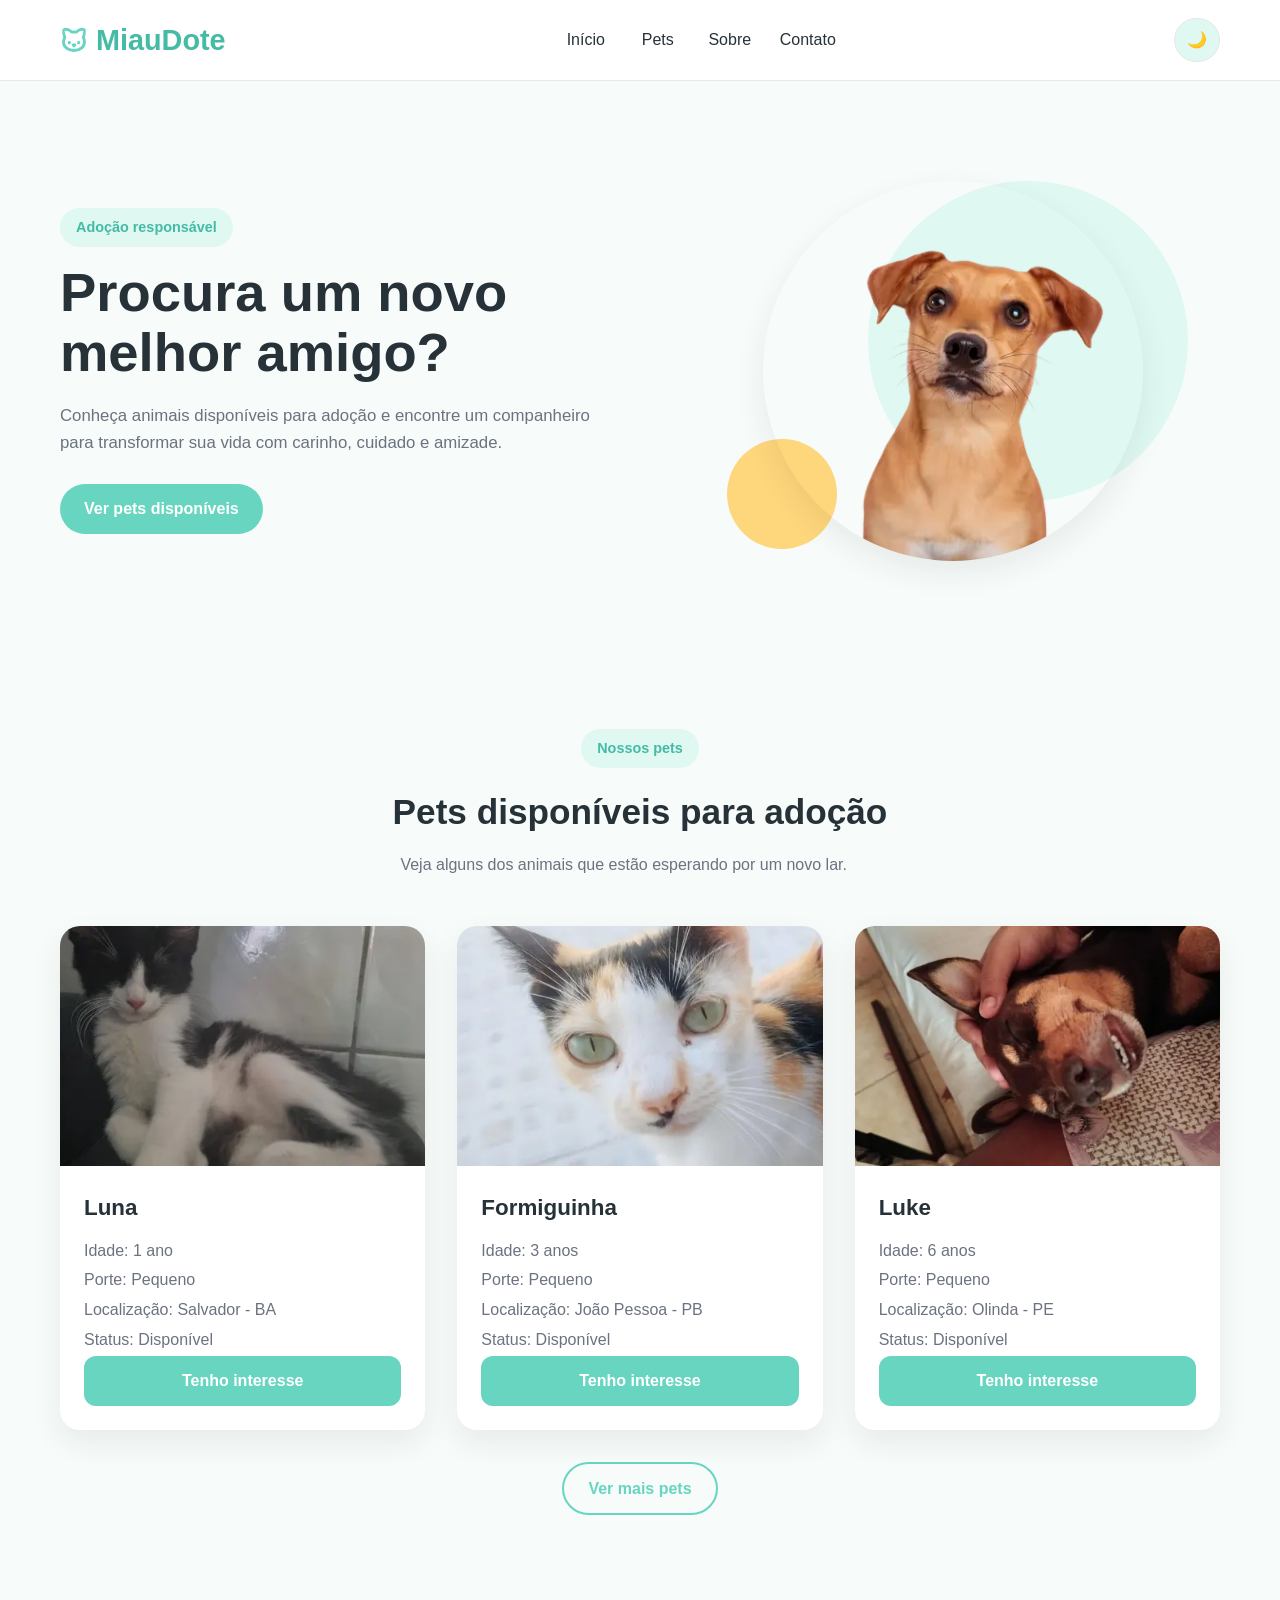
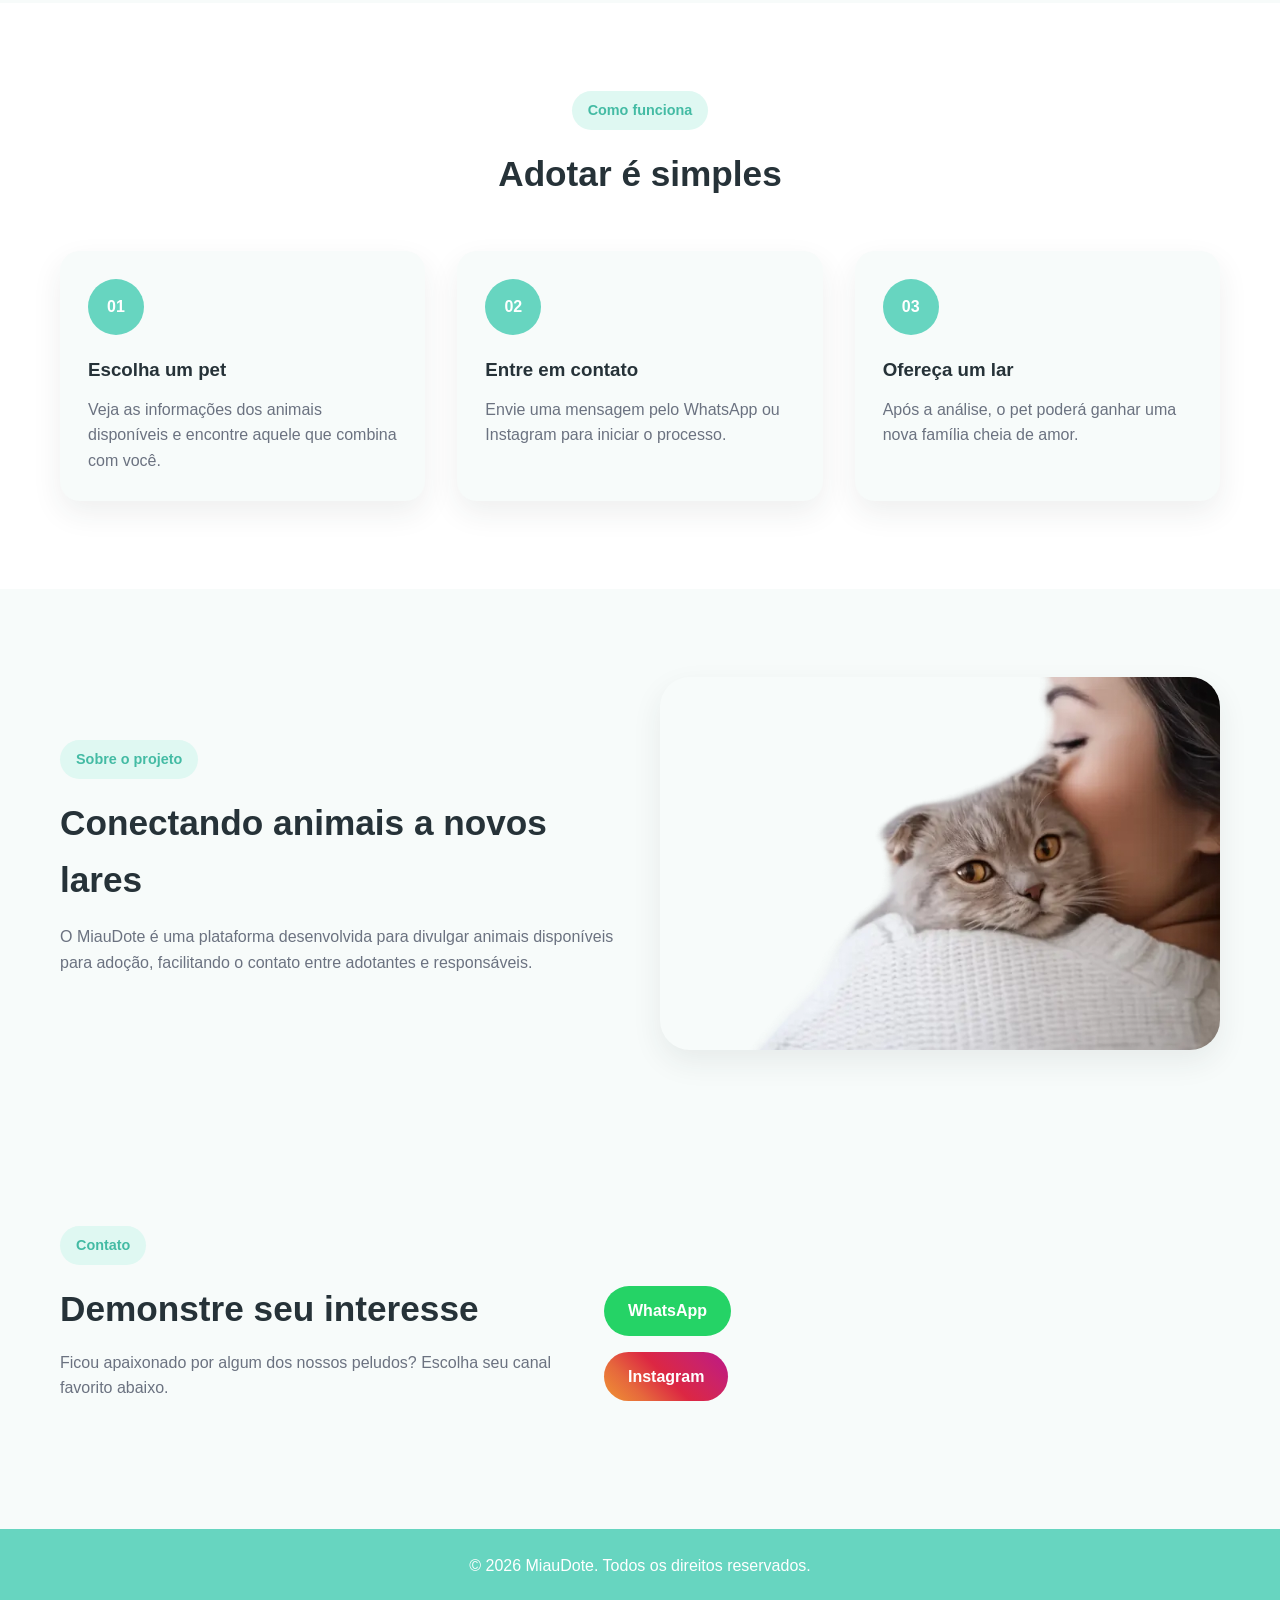
<file: index.html>
<!DOCTYPE html>
<html lang="pt-BR" data-theme="light">
<head>
  <meta charset="UTF-8">
  <meta name="viewport" content="width=device-width, initial-scale=1.0">
  <title>MiauDote</title>
  <meta name="description" content="Plataforma de adoção responsável para conectar pets a novos lares.">
  <link rel="icon" href="data:,">
  <link rel="stylesheet" href="./css/style.css">
</head>
<body>

  <header class="header">
    <div class="container header-content">
      <a href="index.html" class="logo">
        <svg xmlns="http://www.w3.org/2000/svg" width="28" height="28" viewBox="0 0 24 24" fill="none" stroke="var(--color-brand)" stroke-width="2.5" stroke-linecap="round" stroke-linejoin="round">
          <path d="M12 5c.67 0 1.35.09 2 .26 1.78-2 5.03-2.84 6.42-2.26 1.4.58-.42 7-.42 7 .57 1.07 1 2.24 1 3.44C21 17.9 16.97 21 12 21s-9-3-9-7.56c0-1.25.5-2.4 1.1-3.44 0 0-1.89-6.42-.5-7 1.39-.58 4.72.23 6.5 2.23A9.04 9.04 0 0 1 12 5Z"></path>
          <path d="M8 14v.5"></path>
          <path d="M16 14v.5"></path>
          <path d="M11.25 16.25h1.5L12 17l-.75-.75Z"></path>
        </svg>
        MiauDote
      </a>

      <nav class="nav" aria-label="Navegação principal">
        <ul class="nav-list">
          <li><a href="#inicio">Início</a></li>
          <li><a href="pets.html">Pets</a></li>
          <li><a href="#sobre">Sobre</a></li>
          <li><a href="#contato">Contato</a></li>
        </ul>
      </nav>

      <button class="theme-toggle" id="theme-toggle" type="button" aria-label="Alternar tema">
        🌙
      </button>
    </div>
  </header>

  <main>
  
    <section id="inicio" class="destaque">
      <div class="container destaque-content">
        <div class="destaque-text">
          <span class="tag">Adoção responsável</span>
          <h1>Procura um novo melhor amigo?</h1>
          <p>
            Conheça animais disponíveis para adoção e encontre um companheiro
            para transformar sua vida com carinho, cuidado e amizade.
          </p>
          <a href="pets.html" class="btn">Ver pets disponíveis</a>
        </div>

        <div class="destaque-image">
          <div class="destaque-shape destaque-shape-1"></div>
          <div class="destaque-shape destaque-shape-2"></div>
          <img
            src="./img/pets/pet-destaque.webp"
            alt="Pet em destaque para adoção"
            width="600"
            height="400"
            decoding="async"
            fetchpriority="high"
          >
        </div>
      </div>
    </section>

    <section id="pets" class="pets section">
      <div class="container">
        <div class="section-top">
          <span class="section-tag">Nossos pets</span>
          <h2>Pets disponíveis para adoção</h2>
          <p>Veja alguns dos animais que estão esperando por um novo lar.</p>
        </div>

        <div class="pets-grid">
          <article class="pet-card">
            <img src="./img/pets/luna.webp" alt="Gato disponível para adoção" width="450" height="600" loading="lazy" decoding="async">
            <div class="pet-info">
              <h3>Luna</h3>
              <p>Idade: 1 ano</p>
              <p>Porte: Pequeno</p>
              <p>Localização: Salvador - BA</p>
              <p>Status: Disponível</p>
              <a href="https://wa.me/5583999999999?text=Olá!%20Gostaria%20de%20saber%20mais%20sobre%20a%20Luna." target="_blank" class="btn-adotar">Tenho interesse</a>
            </div>
          </article>

          <article class="pet-card">
            <img src="./img/pets/formiguinha.webp" alt="Gato disponível para adoção" width="450" height="580" loading="lazy" decoding="async">
            <div class="pet-info">
              <h3>Formiguinha</h3>
              <p>Idade: 3 anos</p>
              <p>Porte: Pequeno</p>
              <p>Localização: João Pessoa - PB</p>
              <p>Status: Disponível</p>
              <a href="https://wa.me/5583999999999?text=Olá!%20Gostaria%20de%20saber%20mais%20sobre%20a%20Formiguinha." target="_blank" class="btn-adotar">Tenho interesse</a>
            </div>
          </article>

          <article class="pet-card">
            <img src="./img/pets/luke.webp" alt="Cachorro disponível para adoção" width="600" height="337" loading="lazy" decoding="async">
            <div class="pet-info">
              <h3>Luke</h3>
              <p>Idade: 6 anos</p>
              <p>Porte: Pequeno</p>
              <p>Localização: Olinda - PE</p>
              <p>Status: Disponível</p>
              <a href="https://wa.me/5583999999999?text=Olá!%20Gostaria%20de%20saber%20mais%20sobre%20o%20Luke." target="_blank" class="btn-adotar">Tenho interesse</a>
            </div>
          </article>
        </div>

        <div class="center-action">
          <a href="pets.html" class="btn btn-outline">Ver mais pets</a>
        </div>
      </div>
    </section>

    <section class="steps section">
      <div class="container">
        <div class="section-top">
          <span class="section-tag">Como funciona</span>
          <h2>Adotar é simples</h2>
        </div>

        <div class="steps-grid">
          <article class="step-card">
            <div class="step-number">01</div>
            <h3>Escolha um pet</h3>
            <p>Veja as informações dos animais disponíveis e encontre aquele que combina com você.</p>
          </article>
          <article class="step-card">
            <div class="step-number">02</div>
            <h3>Entre em contato</h3>
            <p>Envie uma mensagem pelo WhatsApp ou Instagram para iniciar o processo.</p>
          </article>
          <article class="step-card">
            <div class="step-number">03</div>
            <h3>Ofereça um lar</h3>
            <p>Após a análise, o pet poderá ganhar uma nova família cheia de amor.</p>
          </article>
        </div>
      </div>
    </section>

    <section id="sobre" class="about section">
      <div class="container about-content">
        <div class="about-text">
          <span class="section-tag">Sobre o projeto</span>
          <h2>Conectando animais a novos lares</h2>
          <p>O MiauDote é uma plataforma desenvolvida para divulgar animais disponíveis para adoção, facilitando o contato entre adotantes e responsáveis.</p>
        </div>
        <div class="about-image">
          <img src="./img/pets/pet4.webp" alt="Pessoa segurando um gato" width="700" height="466" loading="lazy" decoding="async">
        </div>
      </div>
    </section>

    <section id="contato" class="contact section">
      <div class="container contact-content">
        <div class="contact-text">
          <span class="section-tag">Contato</span>
          <h2>Demonstre seu interesse</h2>
          <p>Ficou apaixonado por algum dos nossos peludos? Escolha seu canal favorito abaixo.</p>
        </div>

        <div class="contact-actions">
          <a href="https://wa.me/5583999999999" target="_blank" class="btn btn-whatsapp">WhatsApp</a>
          <a href="https://instagram.com/ruynt" target="_blank" class="btn btn-instagram">Instagram</a>
        </div>
      </div>
    </section>
  </main>

  <footer class="footer">
    <div class="container footer-content">
      <p>&copy; 2026 MiauDote. Todos os direitos reservados.</p>
    </div>
  </footer>

  <script src="./js/script.js" defer></script>
</body>
</html>
</file>
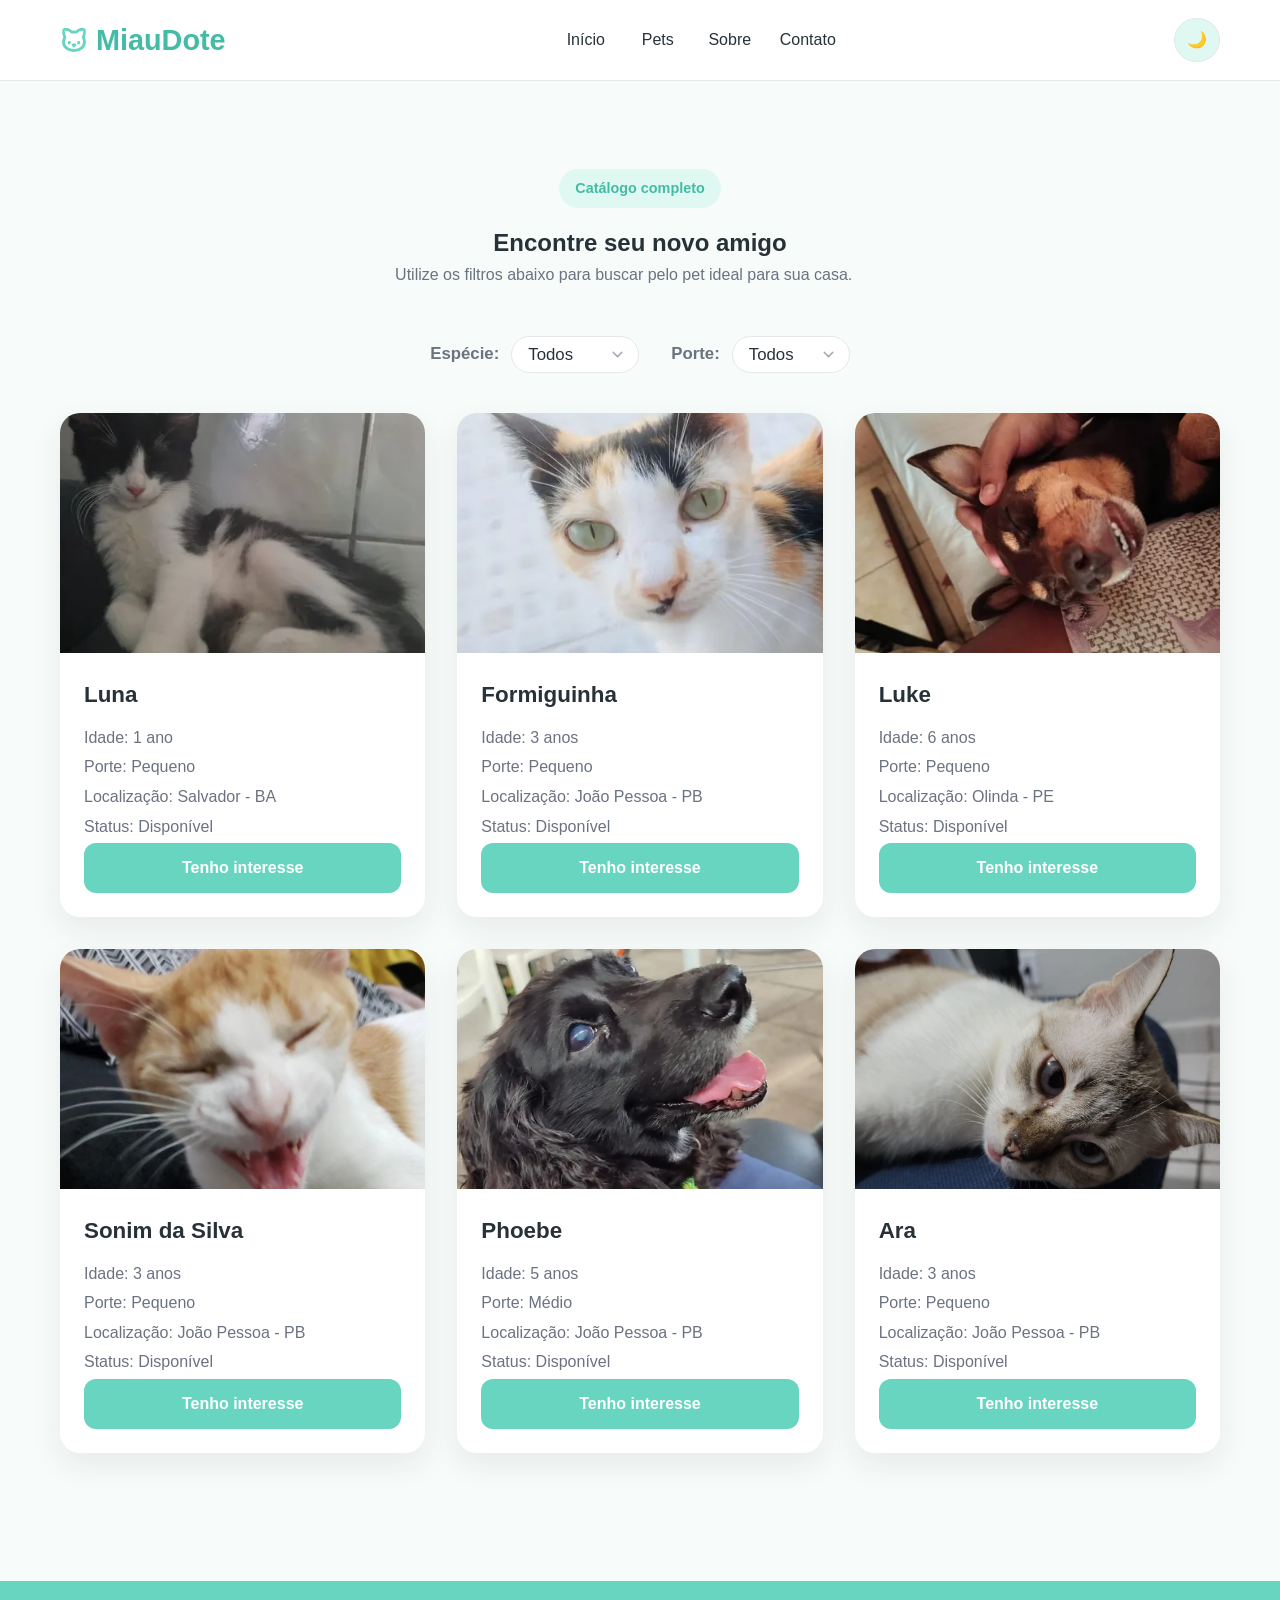
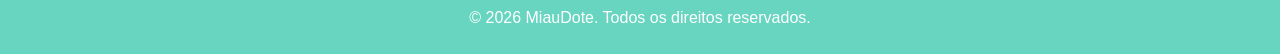
<file: pets.html>
<!DOCTYPE html>
<html lang="pt-BR" data-theme="light">
<head>
  <meta charset="UTF-8">
  <meta name="viewport" content="width=device-width, initial-scale=1.0">
  <title>Catálogo de Pets - MiauDote</title>
  <meta name="description" content="Veja todos os cães e gatos disponíveis para adoção no MiauDote.">
  <link rel="icon" href="data:,">
  <link rel="stylesheet" href="./css/style.css">
</head>
<body>

  
  <header class="header">
    <div class="container header-content">
      <a href="index.html" class="logo">
        <svg xmlns="http://www.w3.org/2000/svg" width="28" height="28" viewBox="0 0 24 24" fill="none" stroke="var(--color-brand)" stroke-width="2.5" stroke-linecap="round" stroke-linejoin="round">
          <path d="M12 5c.67 0 1.35.09 2 .26 1.78-2 5.03-2.84 6.42-2.26 1.4.58-.42 7-.42 7 .57 1.07 1 2.24 1 3.44C21 17.9 16.97 21 12 21s-9-3-9-7.56c0-1.25.5-2.4 1.1-3.44 0 0-1.89-6.42-.5-7 1.39-.58 4.72.23 6.5 2.23A9.04 9.04 0 0 1 12 5Z"></path>
          <path d="M8 14v.5"></path>
          <path d="M16 14v.5"></path>
          <path d="M11.25 16.25h1.5L12 17l-.75-.75Z"></path>
        </svg>
        MiauDote
      </a>

      <nav class="nav" aria-label="Navegação principal">
        <ul class="nav-list">
          <li><a href="index.html#inicio">Início</a></li>
          <li><a href="pets.html">Pets</a></li>
          <li><a href="index.html#sobre">Sobre</a></li>
          <li><a href="index.html#contato">Contato</a></li>
        </ul>
      </nav>

      <button class="theme-toggle" id="theme-toggle" type="button" aria-label="Alternar tema">
        🌙
      </button>
    </div>
  </header>

  <main>
    
    <section class="pets section">
      <div class="container">
        <div class="section-top">
          <span class="section-tag">Catálogo completo</span>
          <h1>Encontre seu novo amigo</h1>
          <p>Utilize os filtros abaixo para buscar pelo pet ideal para sua casa.</p>
        </div>

        
        <div class="filters-bar">
          <div class="filter-group">
            <label for="filter-especie">Espécie:</label>
            <select id="filter-especie" data-filter-group="especie">
              <option value="todos">Todos</option>
              <option value="gato">Gatos</option>
              <option value="cachorro">Cachorros</option>
            </select>
          </div>

          <div class="filter-group">
            <label for="filter-porte">Porte:</label>
            <select id="filter-porte" data-filter-group="porte">
              <option value="todos">Todos</option>
              <option value="pequeno">Pequeno</option>
              <option value="medio">Médio</option>
              <option value="grande">Grande</option>
            </select>
          </div>
        </div>

        
        <div class="pets-grid">
          
          <article class="pet-card" data-especie="gato" data-porte="pequeno">
            <img src="./img/pets/luna.webp" alt="Gato disponível para adoção" width="450" height="600" loading="lazy" decoding="async">
            <div class="pet-info">
              <h3>Luna</h3>
              <p>Idade: 1 ano</p>
              <p>Porte: Pequeno</p>
              <p>Localização: Salvador - BA</p>
              <p>Status: Disponível</p>
              <a href="https://wa.me/5583999999999?text=Olá!%20Gostaria%20de%20saber%20mais%20sobre%20a%20Luna." target="_blank" class="btn-adotar">Tenho interesse</a>
            </div>
          </article>

         
          <article class="pet-card" data-especie="gato" data-porte="pequeno">
            <img src="./img/pets/formiguinha.webp" alt="Gato disponível para adoção" width="450" height="580" loading="lazy" decoding="async">
            <div class="pet-info">
              <h3>Formiguinha</h3>
              <p>Idade: 3 anos</p>
              <p>Porte: Pequeno</p>
              <p>Localização: João Pessoa - PB</p>
              <p>Status: Disponível</p>
              <a href="https://wa.me/5583999999999?text=Olá!%20Gostaria%20de%20saber%20mais%20sobre%20a%20Formiguinha." target="_blank" class="btn-adotar">Tenho interesse</a>
            </div>
          </article>

          <article class="pet-card" data-especie="cachorro" data-porte="pequeno">
            <img src="./img/pets/luke.webp" alt="Cachorro disponível para adoção" width="600" height="337" loading="lazy" decoding="async">
            <div class="pet-info">
              <h3>Luke</h3>
              <p>Idade: 6 anos</p>
              <p>Porte: Pequeno</p>
              <p>Localização: Olinda - PE</p>
              <p>Status: Disponível</p>
              <a href="https://wa.me/5583999999999?text=Olá!%20Gostaria%20de%20saber%20mais%20sobre%20o%20Luke." target="_blank" class="btn-adotar">Tenho interesse</a>
            </div>
          </article>

          
          <article class="pet-card" data-especie="gato" data-porte="pequeno">
            <img src="./img/pets/sonim.webp" alt="Gato disponível para adoção" width="600" height="400" loading="lazy" decoding="async">
            <div class="pet-info">
              <h3>Sonim da Silva</h3>
              <p>Idade: 3 anos</p>
              <p>Porte: Pequeno</p>
              <p>Localização: João Pessoa - PB</p>
              <p>Status: Disponível</p>
              <a href="https://wa.me/5583999999999?text=Olá!%20Gostaria%20de%20saber%20mais%20sobre%20o%20Max." target="_blank" class="btn-adotar">Tenho interesse</a>
            </div>
          </article>

          
          <article class="pet-card" data-especie="cachorro" data-porte="medio">
            <img src="./img/pets/phoebe.webp" alt="Foto do pet" width="450" height="600" loading="lazy" decoding="async">
            <div class="pet-info">
              <h3>Phoebe</h3>
              <p>Idade: 5 anos</p>
              <p>Porte: Médio</p>
              <p>Localização: João Pessoa - PB</p>
              <p>Status: Disponível</p>
              <a href="https://wa.me/5583999999999?text=Olá!%20Gostaria%20de%20saber%20mais%20sobre..." target="_blank" class="btn-adotar">Tenho interesse</a>
            </div>
          </article>

          
          <article class="pet-card" data-especie="gato" data-porte="pequeno">
            <img src="./img/pets/ara.webp" alt="Foto do pet" width="450" height="600" loading="lazy" decoding="async">
            <div class="pet-info">
              <h3>Ara</h3>
              <p>Idade: 3 anos</p>
              <p>Porte: Pequeno</p>
              <p>Localização: João Pessoa - PB</p>
              <p>Status: Disponível</p>
              <a href="https://wa.me/5583999999999?text=Olá!%20Gostaria%20de%20saber%20mais%20sobre..." target="_blank" class="btn-adotar">Tenho interesse</a>
            </div>
          </article>
        </div>
      </div>
    </section>
  </main>

  <footer class="footer">
    <div class="container footer-content">
      <p>&copy; 2026 MiauDote. Todos os direitos reservados.</p>
    </div>
  </footer>

  <script src="./js/script.js" defer></script>
</body>
</html>
</file>
<file: css/style.css>
/* ==========================================================================
   MiauDote - Folha de Estilos Principal (Orquestrador)
   Arquitetura: CSS Modular
   Este arquivo não contém estilos diretos. Ele serve para organizar e 
   importar os módulos menores e variáveis globais, facilitando a 
   manutenção e evitando conflitos de especificidade.
   ========================================================================== */

   @layer tokens, reset, base, layout, components, overrides;

   /* 1. Tokens */
   @import url("./tokens/primitives.css") layer(tokens);
   @import url("./tokens/semantic.css") layer(tokens);
   @import url("./tokens/spacing.css") layer(tokens);
   @import url("./tokens/typography.css") layer(tokens);
   
   /* 2. Base & Reset */
   @import url("./base/reset.css") layer(reset);
   @import url("./base/base.css") layer(base);
   
   /* 3. Layout */
   @import url("./layout/grid.css") layer(layout);
   
   /* 4. Componentes */
   @import url("./components/btn.css") layer(components);
   @import url("./components/navbar.css") layer(components);
   @import url("./components/destaque.css") layer(components);
   @import url("./components/card.css") layer(components);
   @import url("./components/sections.css") layer(components);
   @import url("./components/forms.css") layer(components);
   @import url("./components/filters.css") layer(components);

   /* 5. Overrides */
   @import url("./overrides/mobile.css") layer(overrides);
</file>
